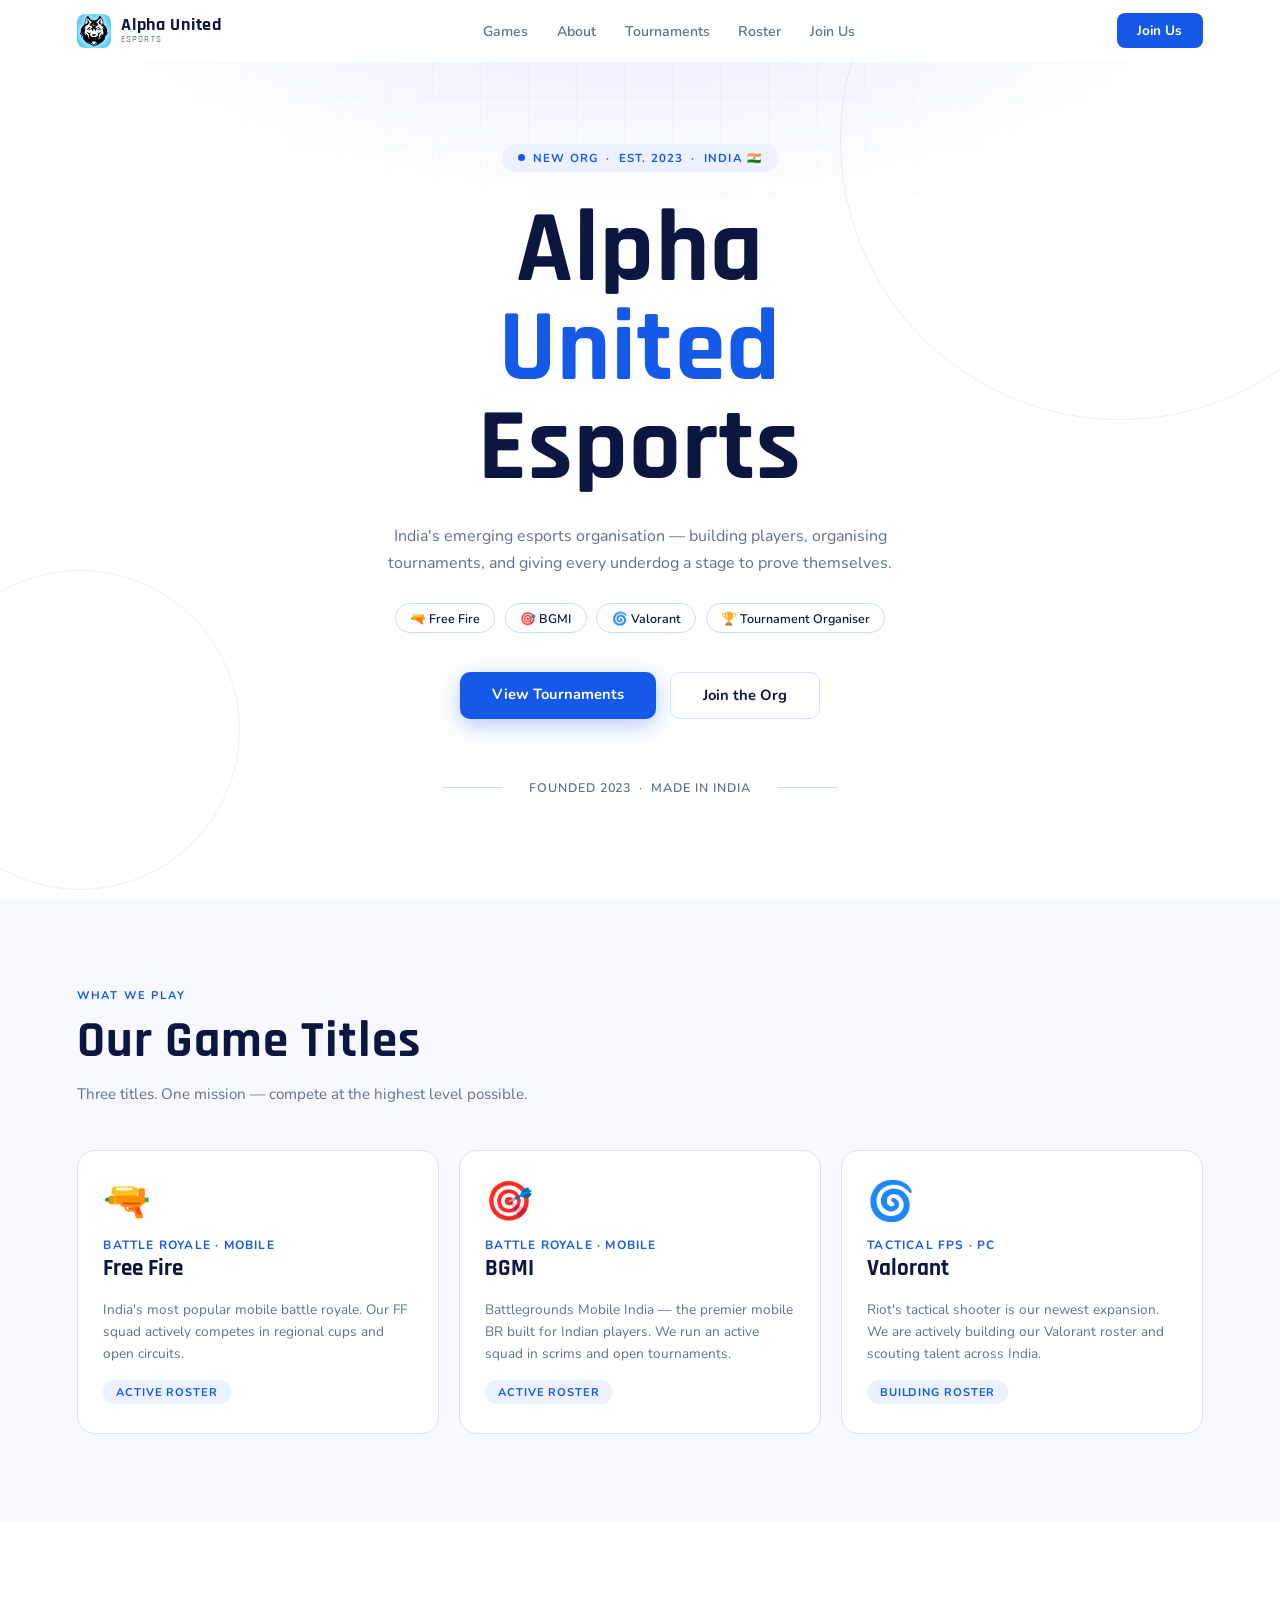
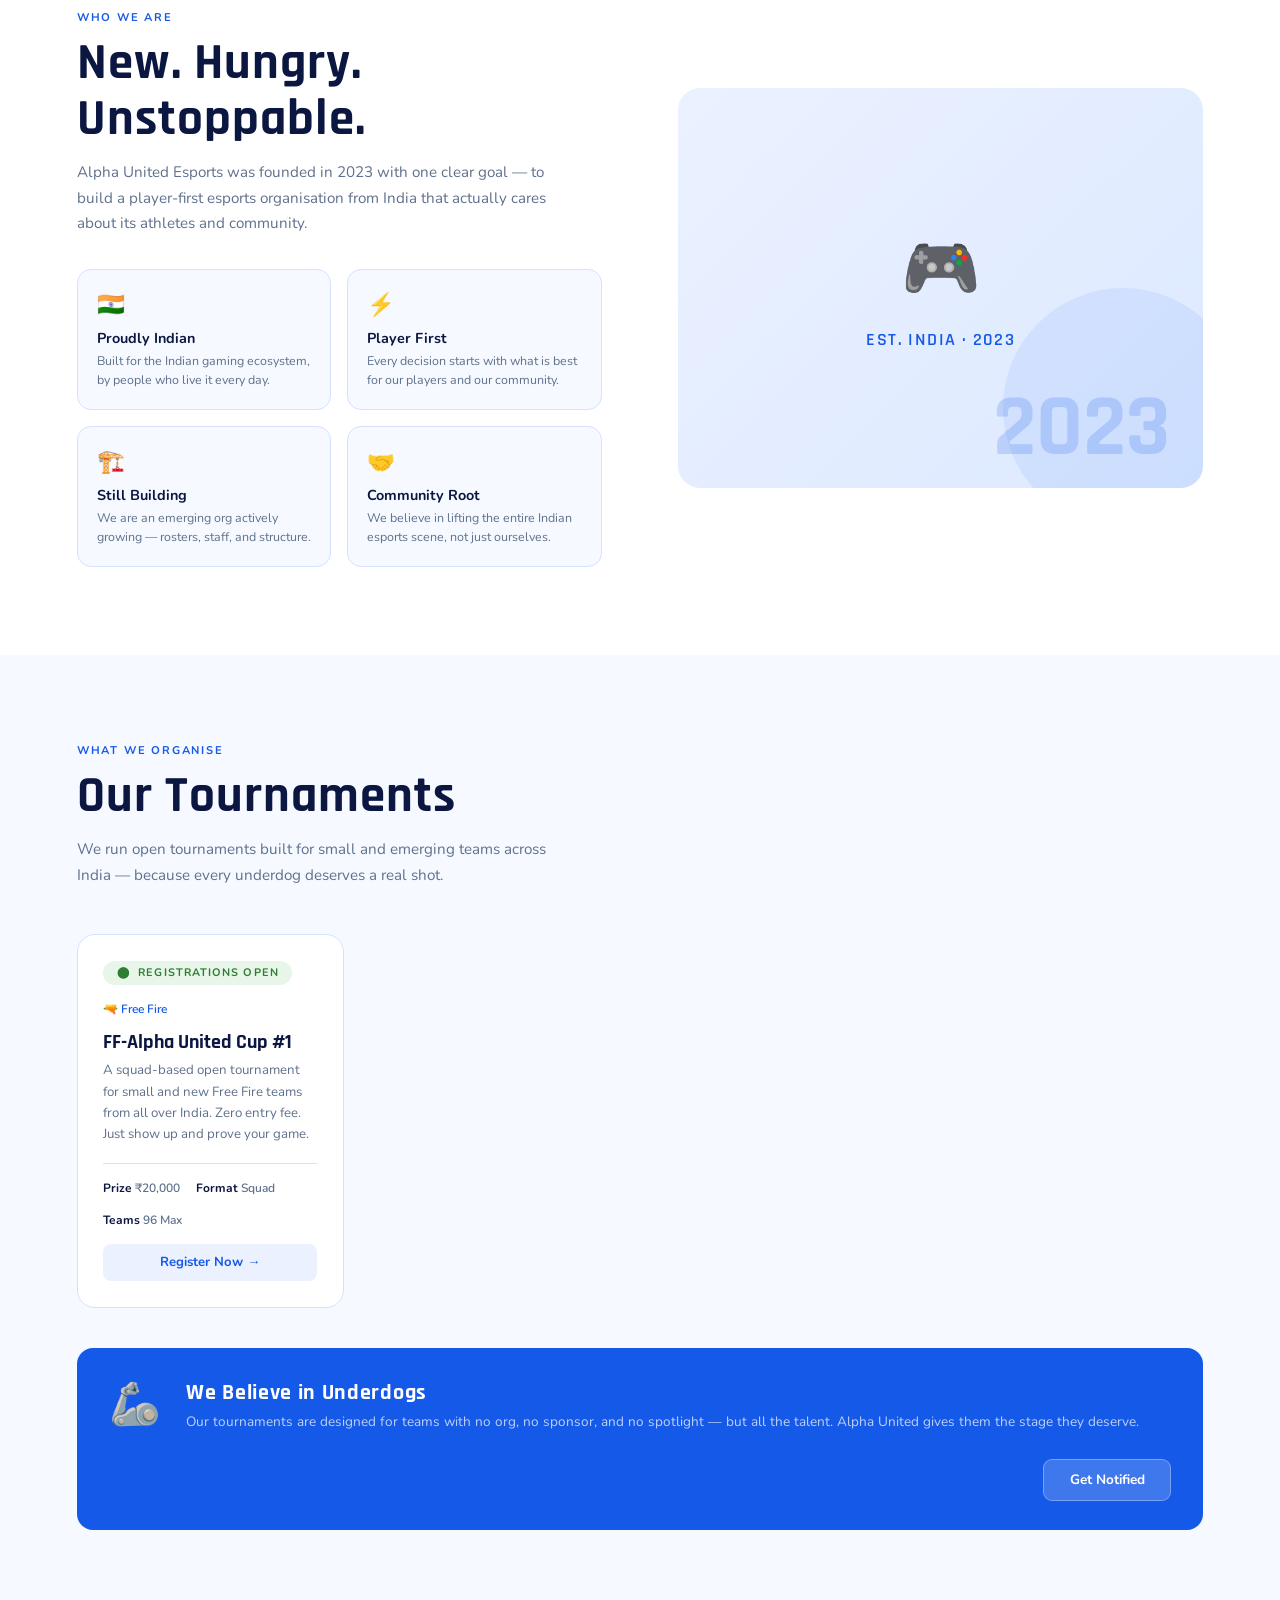
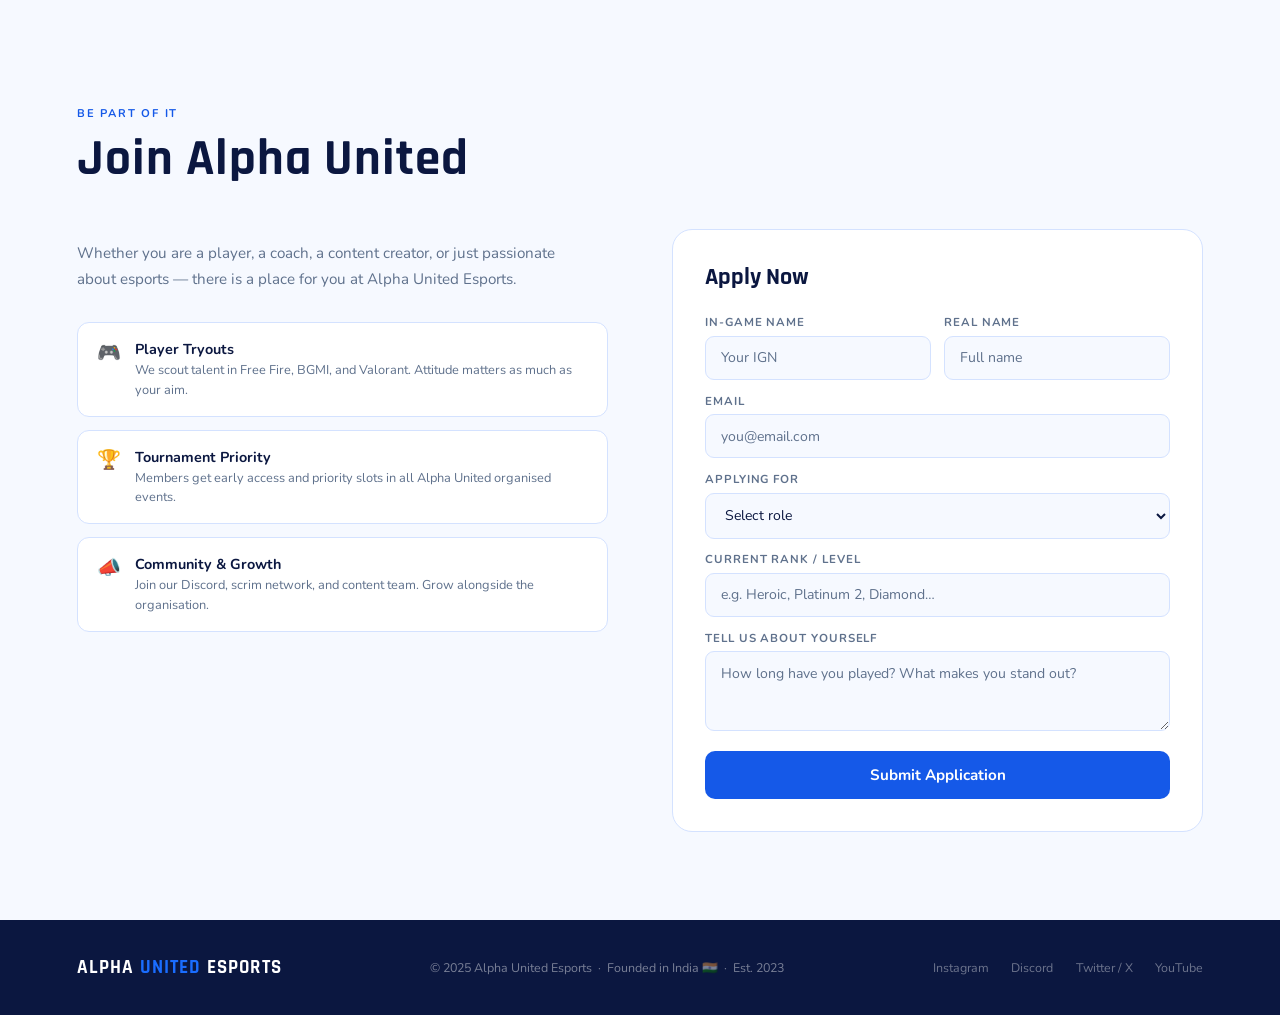
<file: index.html>
<!DOCTYPE html>
<html lang="en">
<head>
  <meta charset="UTF-8"/>
  <meta name="viewport" content="width=device-width, initial-scale=1.0"/>
  <title>Alpha United Esports — India's Rising Force</title>
  <link href="https://fonts.googleapis.com/css2?family=Rajdhani:wght@500;600;700&family=Nunito:wght@300;400;500;600;700&display=swap" rel="stylesheet"/>
  <link rel="shortcut icon" href="Fevicon/android-chrome-512x512.png" type="image/x-icon">
  <link rel="apple-touch-icon" sizes="180x180" href="Fevicon/apple-touch-icon.png">
  <link rel="icon" type="image/png" sizes="32x32" href="Fevicon/favicon-32x32.png">
  <link rel="icon" type="image/png" sizes="16x16" href="Fevicon/favicon-16x16.png">
  <link rel="manifest" href="Fevicon/site.webmanifest">

  <meta name="google-site-verification" content="AMtKJFRwXy9RWCjmX7MkrbpaZmW7xu_WG78DEFgmkiQ" />

  <title>Alpha United Esports | India's Rising Esports Organization & Tournament Platform</title>

  <meta name="description" content="Alpha United Esports is a fast-growing esports organization in India,  Join our platform for tournaments and showcase your talent.">

  <meta name="keywords" content="Alpha United Esports, Alpha United, alpha united, esports India, BGMI tournaments India, Indian esports organization, underdog esports teams, esports platform India, gaming tournaments India">

  <meta name="author" content="Alpha United Esports">

  <meta name="robots" content="index, follow">

  <meta name="viewport" content="width=device-width, initial-scale=1.0">

  <!-- Open Graph -->
  <meta property="og:title" content="Alpha United Esports | India's Rising Esports Organization">
  <meta property="og:description" content="Join Alpha United Esports and compete with India's top esports teams.">
  <meta property="og:type" content="website">
  <meta property="og:url" content="https://alphaunitedesports.in/">
  <meta property="og:image" content="https://alphaunitedesports.in/logo.png">

  <!-- Twitter -->
  <meta name="twitter:card" content="summary_large_image">
  <meta name="twitter:title" content="Alpha United Esports">
  <meta name="twitter:description" content="India's emerging esports platform for competitive gaming.">
  <meta name="twitter:image" content="https://alphaunitedesports.in/logo.png">

  <!-- Canonical -->
  <link rel="canonical" href="https://alphaunitedesports.in/">


  <style>
    *, *::before, *::after { box-sizing: border-box; margin: 0; padding: 0; }

    :root {
      --blue:        #1559E8;
      --blue-mid:    #1A6DFF;
      --blue-dark:   #0A3ACC;
      --blue-soft:   #EBF1FF;
      --blue-line:   #C8D9FF;
      --white:       #FFFFFF;
      --bg:          #F6F9FF;
      --text:        #0B1740;
      --muted:       #5F718C;
      --card-border: #D4E2FF;
      --shadow:      0 6px 28px rgba(21,89,232,.1);
    }

    html { scroll-behavior: smooth; }
    body {
      font-family: 'Nunito', sans-serif;
      background: var(--white);
      color: var(--text);
      overflow-x: hidden;
    }

    ::-webkit-scrollbar { width: 5px; }
    ::-webkit-scrollbar-track { background: var(--bg); }
    ::-webkit-scrollbar-thumb { background: var(--blue); border-radius: 4px; }

    /* NAV */
    nav {
      position: fixed; top: 0; left: 0; right: 0; z-index: 200;
      height: 62px;
      display: flex; align-items: center; justify-content: space-between;
      padding: 0 6vw;
      background: rgba(255,255,255,.92);
      backdrop-filter: blur(16px);
      border-bottom: 1px solid transparent;
      transition: border-color .3s, box-shadow .3s;
    }
    nav.stuck { border-color: var(--blue-line); box-shadow: var(--shadow); }

    .brand { display: flex; align-items: center; gap: .65rem; text-decoration: none; }
    .brand-mark {
      width: 34px; height: 34px; border-radius: 8px;
      background-image: url('Fevicon/android-chrome-512x512.png');
      background-size: cover; background-position: center;
      display: flex; align-items: center; justify-content: center;
      
    }
    .brand-name {
      font-family: 'Rajdhani', sans-serif;
      font-size: 1.1rem; font-weight: 700;
      color: var(--text); letter-spacing: .04em; line-height: 1.15;
    }
    .brand-name small {
      display: block; font-size: .56rem; font-weight: 500;
      color: var(--muted); letter-spacing: .12em; text-transform: uppercase;
    }

    .nav-links { display: flex; gap: 1.8rem; list-style: none; }
    .nav-links a {
      font-size: .88rem; font-weight: 600; color: var(--muted);
      text-decoration: none; transition: color .2s;
    }
    .nav-links a:hover { color: var(--blue); }

    .nav-join {
      background: var(--blue); color: #fff; border: none;
      padding: .5rem 1.3rem; border-radius: 8px;
      font-family: 'Nunito', sans-serif; font-weight: 700;
      font-size: .85rem; cursor: pointer;
      transition: background .2s, transform .15s;
    }
    .nav-join:hover { background: var(--blue-dark); transform: translateY(-1px); }

    .ham { display: none; flex-direction: column; gap: 5px; cursor: pointer; }
    .ham span { display: block; width: 22px; height: 2px; background: var(--text); border-radius: 2px; transition: .3s; }

    /* HERO */
    .hero {
      min-height: 100vh;
      display: flex; flex-direction: column;
      align-items: center; justify-content: center;
      text-align: center;
      padding: 100px 6vw 60px;
      position: relative; overflow: hidden;
      background:
        radial-gradient(ellipse 80% 55% at 50% -10%, rgba(21,89,232,.13) 0%, transparent 65%),
        var(--white);
    }
    .hero-grid {
      position: absolute; inset: 0; pointer-events: none;
      background-image:
        linear-gradient(rgba(21,89,232,.04) 1px, transparent 1px),
        linear-gradient(90deg, rgba(21,89,232,.04) 1px, transparent 1px);
      background-size: 48px 48px;
      mask-image: radial-gradient(ellipse 80% 70% at 50% 0%, black 0%, transparent 75%);
    }
    .orbit {
      position: absolute; border-radius: 50%;
      border: 1px solid rgba(21,89,232,.1); pointer-events: none;
    }
    .orbit-1 { width: 560px; height: 560px; top: -140px; right: -120px; animation: rotate 32s linear infinite; }
    .orbit-2 { width: 320px; height: 320px; bottom: 10px; left: -80px; animation: rotate 20s linear infinite reverse; }
    @keyframes rotate { to { transform: rotate(360deg); } }

    .hero-inner { position: relative; z-index: 1; max-width: 820px; }

    .hero-pill {
      display: inline-flex; align-items: center; gap: .5rem;
      background: var(--blue-soft); color: var(--blue);
      padding: .38rem 1rem; border-radius: 100px;
      font-size: .72rem; font-weight: 700; letter-spacing: .1em;
      text-transform: uppercase; margin-bottom: 1.8rem;
      opacity: 0; animation: up .6s .15s forwards;
    }
    .dot { width: 7px; height: 7px; border-radius: 50%; background: var(--blue); animation: blink 2s infinite; }
    @keyframes blink { 0%,100%{ opacity:1 } 50%{ opacity:.2 } }

    .hero h1 {
      font-family: 'Rajdhani', sans-serif;
      font-size: clamp(3rem, 9vw, 6.4rem);
      font-weight: 700; line-height: .97; letter-spacing: .01em;
      color: var(--text);
      opacity: 0; animation: up .7s .3s forwards;
    }
    .hero h1 .accent { color: var(--blue); }

    .hero-sub {
      margin: 1.5rem auto 0; max-width: 540px;
      font-size: 1rem; font-weight: 400;
      color: var(--muted); line-height: 1.72;
      opacity: 0; animation: up .7s .45s forwards;
    }

    .hero-tags {
      display: flex; justify-content: center; flex-wrap: wrap; gap: .6rem;
      margin-top: 1.6rem;
      opacity: 0; animation: up .6s .58s forwards;
    }
    .tag {
      background: var(--white); border: 1.5px solid var(--blue-line);
      color: var(--text); font-size: .78rem; font-weight: 600;
      padding: .35rem .9rem; border-radius: 100px;
    }

    .hero-ctas {
      display: flex; gap: .9rem; justify-content: center; flex-wrap: wrap;
      margin-top: 2.4rem;
      opacity: 0; animation: up .7s .7s forwards;
    }
    .btn-primary {
      background: var(--blue); color: #fff;
      padding: .78rem 2rem; border-radius: 10px;
      font-weight: 700; font-size: .92rem; border: none;
      cursor: pointer; text-decoration: none;
      box-shadow: 0 6px 22px rgba(21,89,232,.32);
      transition: background .2s, transform .15s, box-shadow .2s;
    }
    .btn-primary:hover { background: var(--blue-dark); transform: translateY(-2px); box-shadow: 0 10px 28px rgba(21,89,232,.4); }
    .btn-outline {
      background: transparent; color: var(--text);
      padding: .78rem 2rem; border-radius: 10px;
      font-weight: 700; font-size: .92rem;
      border: 1.5px solid var(--card-border);
      cursor: pointer; text-decoration: none;
      transition: border-color .2s, color .2s, transform .15s;
    }
    .btn-outline:hover { border-color: var(--blue); color: var(--blue); transform: translateY(-2px); }

    .founded-strip {
      margin-top: 3.8rem;
      display: flex; align-items: center; justify-content: center; gap: 1.6rem;
      opacity: 0; animation: up .6s .85s forwards;
    }
    .strip-divider { width: 60px; height: 1px; background: var(--blue-line); }
    .founded-strip p { font-size: .78rem; color: var(--muted); font-weight: 600; letter-spacing: .08em; text-transform: uppercase; }

    @keyframes up {
      from { opacity: 0; transform: translateY(24px); }
      to   { opacity: 1; transform: translateY(0); }
    }

    /* SECTION */
    section { padding: 5.5rem 6vw; position: relative; }
    .s-label {
      font-size: .7rem; font-weight: 700; letter-spacing: .16em;
      text-transform: uppercase; color: var(--blue); margin-bottom: .7rem;
    }
    .s-title {
      font-family: 'Rajdhani', sans-serif;
      font-size: clamp(2rem, 4.5vw, 3.2rem);
      font-weight: 700; letter-spacing: .02em; line-height: 1.08;
      color: var(--text);
    }
    .s-desc {
      margin-top: .8rem; color: var(--muted);
      font-size: .95rem; line-height: 1.7; max-width: 480px;
    }

    /* GAMES */
    #games { background: var(--bg); }
    .games-row {
      display: grid; grid-template-columns: repeat(3, 1fr);
      gap: 1.2rem; margin-top: 2.6rem;
    }
    .g-card {
      background: var(--white); border: 1.5px solid var(--card-border);
      border-radius: 18px; padding: 2rem 1.6rem 1.8rem;
      display: flex; flex-direction: column; gap: 1rem;
      transition: border-color .25s, transform .22s, box-shadow .25s;
    }
    .g-card:hover { border-color: var(--blue); transform: translateY(-5px); box-shadow: var(--shadow); }
    .g-emoji { font-size: 2.4rem; line-height: 1; }
    .g-name { font-family: 'Rajdhani', sans-serif; font-size: 1.45rem; font-weight: 700; color: var(--text); }
    .g-type { font-size: .75rem; font-weight: 700; letter-spacing: .1em; text-transform: uppercase; color: var(--blue); }
    .g-desc { font-size: .85rem; color: var(--muted); line-height: 1.6; }
    .g-status {
      display: inline-block; margin-top: auto;
      background: var(--blue-soft); color: var(--blue);
      font-size: .7rem; font-weight: 700; letter-spacing: .08em;
      text-transform: uppercase; padding: .28rem .8rem; border-radius: 100px; align-self: flex-start;
    }

    /* ABOUT */
    #about {
      display: grid; grid-template-columns: 1fr 1fr;
      gap: clamp(2.5rem, 6vw, 5rem); align-items: center;
      background: var(--white);
    }
    .about-card-grid {
      display: grid; grid-template-columns: 1fr 1fr; gap: 1rem; margin-top: 2rem;
    }
    .a-card {
      background: var(--bg); border: 1.5px solid var(--card-border);
      border-radius: 14px; padding: 1.2rem;
      transition: border-color .22s;
    }
    .a-card:hover { border-color: var(--blue); }
    .a-card-icon { font-size: 1.4rem; margin-bottom: .5rem; }
    .a-card h4 { font-size: .9rem; font-weight: 700; color: var(--text); }
    .a-card p  { font-size: .78rem; color: var(--muted); margin-top: .25rem; line-height: 1.5; }

    .about-visual {
      border-radius: 22px;
      background: linear-gradient(135deg, var(--blue-soft) 0%, #dce9ff 100%);
      height: 400px;
      display: flex; flex-direction: column;
      align-items: center; justify-content: center;
      gap: 1rem; position: relative; overflow: hidden;
    }
    .about-visual::before {
      content: ''; position: absolute; bottom: -40px; right: -40px;
      width: 240px; height: 240px; border-radius: 50%;
      background: rgba(21,89,232,.08);
    }
    .av-year {
      font-family: 'Rajdhani', sans-serif; font-size: 5.5rem; font-weight: 700;
      color: var(--blue); opacity: .18; line-height: 1;
      position: absolute; bottom: 1rem; right: 2rem;
    }
    .av-flag { font-size: 4rem; }
    .av-text {
      font-family: 'Rajdhani', sans-serif; font-size: 1.1rem;
      font-weight: 600; color: var(--blue); letter-spacing: .08em; text-transform: uppercase;
    }

    /* TOURNAMENTS */
    #tournaments { background: var(--bg); }
    .tourney-cards {
      display: grid; grid-template-columns: repeat(auto-fill, minmax(260px, 1fr));
      gap: 1.2rem; margin-top: 2.8rem;
    }
    .t-card {
      background: var(--white); border: 1.5px solid var(--card-border);
      border-radius: 18px; padding: 1.6rem;
      transition: border-color .25s, transform .22s, box-shadow .25s;
    }
    .t-card:hover { border-color: var(--blue); transform: translateY(-4px); box-shadow: var(--shadow); }
    .t-badge {
      display: inline-flex; align-items: center; gap: .4rem;
      font-size: .68rem; font-weight: 700; letter-spacing: .1em;
      text-transform: uppercase; padding: .28rem .85rem; border-radius: 100px; margin-bottom: 1rem;
    }
    .badge-open { background: #e8f5e9; color: #2e7d32; }
    .badge-past { background: var(--blue-soft); color: var(--blue); }
    .t-card h3 {
      font-family: 'Rajdhani', sans-serif;
      font-size: 1.25rem; font-weight: 700; color: var(--text); margin-bottom: .3rem;
    }
    .t-card .game-label { font-size: .75rem; color: var(--blue); font-weight: 600; margin-bottom: .8rem; }
    .t-card p { font-size: .83rem; color: var(--muted); line-height: 1.6; }
    .t-meta {
      display: flex; gap: 1rem; flex-wrap: wrap;
      margin-top: 1.1rem; padding-top: 1rem;
      border-top: 1px solid var(--card-border);
    }
    .t-meta span { font-size: .75rem; color: var(--muted); font-weight: 600; }
    .t-meta span strong { color: var(--text); }
    .t-cta {
      margin-top: 1rem; width: 100%;
      background: var(--blue-soft); color: var(--blue);
      border: none; padding: .6rem; border-radius: 8px;
      font-family: 'Nunito', sans-serif; font-weight: 700;
      font-size: .82rem; cursor: pointer;
      transition: background .2s, color .2s;
    }
    .t-cta:hover:not(:disabled) { background: var(--blue); color: var(--white); }
    .t-cta:disabled { opacity: .55; cursor: default; }

    .underdog-banner {
      margin-top: 2.5rem; background: var(--blue); border-radius: 16px;
      padding: 1.8rem 2rem;
      display: flex; align-items: center; gap: 1.6rem; flex-wrap: wrap;
    }
    .udb-icon { font-size: 2.6rem; flex-shrink: 0; }
    .udb-text h3 {
      font-family: 'Rajdhani', sans-serif;
      font-size: 1.4rem; font-weight: 700; color: #fff; letter-spacing: .03em;
    }
    .udb-text p { font-size: .85rem; color: rgba(255,255,255,.72); margin-top: .2rem; line-height: 1.55; }
    .udb-btn {
      margin-left: auto; flex-shrink: 0;
      background: rgba(255,255,255,.18); color: #fff;
      border: 1.5px solid rgba(255,255,255,.3);
      padding: .65rem 1.6rem; border-radius: 9px;
      font-family: 'Nunito', sans-serif; font-weight: 700;
      font-size: .85rem; cursor: pointer; transition: background .2s;
    }
    .udb-btn:hover { background: rgba(255,255,255,.28); }

    /* ROSTER */
    #roster { background: var(--white); }
    .roster-grid {
      display: grid; grid-template-columns: repeat(auto-fill, minmax(195px, 1fr));
      gap: 1.1rem; margin-top: 2.6rem;
    }
    .p-card {
      border: 1.5px solid var(--card-border); border-radius: 16px; overflow: hidden;
      transition: transform .2s, box-shadow .25s;
    }
    .p-card:hover { transform: translateY(-5px); box-shadow: var(--shadow); }
    .p-top {
      height: 140px; background: var(--blue-soft);
      display: flex; align-items: center; justify-content: center;
      font-size: 3.4rem; position: relative;
    }
    .p-role {
      position: absolute; bottom: .7rem; right: .75rem;
      background: var(--blue); color: #fff;
      font-size: .62rem; font-weight: 700; letter-spacing: .08em;
      text-transform: uppercase; padding: .22rem .65rem; border-radius: 100px;
    }
    .p-info { padding: 1rem 1.1rem; }
    .p-alias { font-family: 'Rajdhani', sans-serif; font-size: 1.35rem; font-weight: 700; color: var(--text); }
    .p-real  { font-size: .78rem; color: var(--muted); margin-top: .05rem; }
    .p-game  { font-size: .72rem; font-weight: 700; color: var(--blue); margin-top: .45rem; text-transform: uppercase; letter-spacing: .07em; }

    /* JOIN */
    #join { background: var(--bg); }
    .join-wrap {
      display: grid; grid-template-columns: 1fr 1fr;
      gap: clamp(2rem, 5vw, 4rem); align-items: start; margin-top: 2.6rem;
    }
    .join-perks { display: flex; flex-direction: column; gap: .8rem; margin-top: 1.8rem; }
    .perk {
      display: flex; align-items: flex-start; gap: .9rem;
      background: var(--white); border: 1.5px solid var(--card-border);
      border-radius: 12px; padding: 1rem 1.2rem;
    }
    .perk-icon { font-size: 1.2rem; flex-shrink: 0; margin-top: .05rem; }
    .perk h4 { font-size: .9rem; font-weight: 700; color: var(--text); }
    .perk p  { font-size: .8rem; color: var(--muted); margin-top: .15rem; line-height: 1.5; }

    .join-form {
      background: var(--white); border: 1.5px solid var(--card-border);
      border-radius: 20px; padding: 2rem;
    }
    .join-form h3 {
      font-family: 'Rajdhani', sans-serif;
      font-size: 1.5rem; font-weight: 700; color: var(--text); margin-bottom: 1.4rem;
    }
    .form-row { display: grid; grid-template-columns: 1fr 1fr; gap: .8rem; }
    .field { display: flex; flex-direction: column; gap: .35rem; }
    .field label { font-size: .72rem; font-weight: 700; color: var(--muted); letter-spacing: .08em; text-transform: uppercase; }
    .field input, .field select, .field textarea {
      width: 100%; padding: .72rem .95rem;
      border: 1.5px solid var(--card-border); border-radius: 9px;
      font-family: 'Nunito', sans-serif; font-size: .88rem;
      color: var(--text); background: var(--bg); outline: none;
      transition: border-color .2s;
    }
    .field input:focus, .field select:focus, .field textarea:focus { border-color: var(--blue); background: var(--white); }
    .field input::placeholder, .field textarea::placeholder { color: var(--muted); }
    .field textarea { resize: vertical; min-height: 80px; }
    .form-submit {
      margin-top: 1.2rem; width: 100%; background: var(--blue); color: #fff;
      border: none; padding: .88rem; border-radius: 10px;
      font-family: 'Nunito', sans-serif; font-weight: 700;
      font-size: .95rem; cursor: pointer;
      transition: background .2s, transform .15s;
    }
    .form-submit:hover { background: var(--blue-dark); transform: translateY(-1px); }
    .form-success {
      display: none; text-align: center; padding: 2rem;
      background: #e8f5e9; border-radius: 12px;
      color: #2e7d32; font-weight: 700; font-size: .95rem;
    }

    /* FOOTER */
    footer {
      background: var(--text); color: rgba(255,255,255,.45);
      padding: 2.2rem 6vw;
      display: flex; align-items: center; justify-content: space-between;
      flex-wrap: wrap; gap: 1rem;
    }
    .f-brand {
      font-family: 'Rajdhani', sans-serif; font-size: 1.2rem;
      font-weight: 700; color: var(--white); letter-spacing: .06em;
    }
    .f-brand span { color: var(--blue-mid); }
    footer p { font-size: .78rem; }
    .f-links { display: flex; gap: 1.4rem; }
    .f-links a {
      font-size: .78rem; color: rgba(255,255,255,.4);
      text-decoration: none; transition: color .2s;
    }
    .f-links a:hover { color: var(--white); }

    /* REVEAL */
    .reveal {
      opacity: 0; transform: translateY(26px);
      transition: opacity .6s ease, transform .6s ease;
    }
    .reveal.visible { opacity: 1; transform: translateY(0); }

    /* RESPONSIVE */
    @media (max-width: 860px) {
      .games-row { grid-template-columns: 1fr 1fr; }
      #about { grid-template-columns: 1fr; }
      .about-visual { height: 220px; }
      .join-wrap { grid-template-columns: 1fr; }
    }
    @media (max-width: 640px) {
      .nav-links, .nav-join { display: none; }
      .ham { display: flex; }
      .nav-links.open {
        display: flex; flex-direction: column;
        position: fixed; top: 62px; left: 0; right: 0;
        background: var(--white); border-bottom: 1px solid var(--blue-line);
        padding: 1.2rem 6vw 1.5rem; gap: 1rem;
      }
      .games-row { grid-template-columns: 1fr; }
      .form-row  { grid-template-columns: 1fr; }
      .udb-btn   { margin-left: 0; width: 100%; text-align: center; }
    }
  </style>
</head>
<body>

<!-- NAV -->
<nav id="nav">
  <a class="brand" href="#">
    <div class="brand-mark"></div>
    <div class="brand-name">
      Alpha United
      <small>Esports</small>
    </div>
  </a>
  <ul class="nav-links" id="navLinks">
    <li><a href="#games">Games</a></li>
    <li><a href="#about">About</a></li>
    <li><a href="#tournaments">Tournaments</a></li>
    <li><a href="#roster">Roster</a></li>
    <li><a href="#join">Join Us</a></li>
  </ul>
  <button class="nav-join" onclick="document.getElementById('join').scrollIntoView({behavior:'smooth'})">Join Us</button>
  <div class="ham" id="ham" onclick="toggleNav()">
    <span></span><span></span><span></span>
  </div>
</nav>

<!-- HERO -->
<section class="hero">
  <div class="hero-grid"></div>
  <div class="orbit orbit-1"></div>
  <div class="orbit orbit-2"></div>
  <div class="hero-inner">
    <div class="hero-pill"><div class="dot"></div>New Org &nbsp;·&nbsp; Est. 2023 &nbsp;·&nbsp; India 🇮🇳</div>
    <h1>Alpha<br/><span class="accent">United</span><br/>Esports</h1>
    <p class="hero-sub">India's emerging esports organisation — building players, organising tournaments, and giving every underdog a stage to prove themselves.</p>
    <div class="hero-tags">
      <span class="tag">🔫 Free Fire</span>
      <span class="tag">🎯 BGMI</span>
      <span class="tag">🌀 Valorant</span>
      <span class="tag">🏆 Tournament Organiser</span>
    </div>
    <div class="hero-ctas">
      <a href="#tournaments" class="btn-primary">View Tournaments</a>
      <a href="#join" class="btn-outline">Join the Org</a>
    </div>
    <div class="founded-strip">
      <div class="strip-divider"></div>
      <p>Founded 2023 &nbsp;·&nbsp; Made in India</p>
      <div class="strip-divider"></div>
    </div>
  </div>
</section>

<!-- GAMES -->
<section id="games">
  <p class="s-label reveal">What We Play</p>
  <h2 class="s-title reveal">Our Game Titles</h2>
  <p class="s-desc reveal">Three titles. One mission — compete at the highest level possible.</p>
  <div class="games-row">
    <div class="g-card reveal">
      <div class="g-emoji">🔫</div>
      <div>
        <div class="g-type">Battle Royale · Mobile</div>
        <div class="g-name">Free Fire</div>
      </div>
      <p class="g-desc">India's most popular mobile battle royale. Our FF squad actively competes in regional cups and open circuits.</p>
      <span class="g-status">Active Roster</span>
    </div>
    <div class="g-card reveal">
      <div class="g-emoji">🎯</div>
      <div>
        <div class="g-type">Battle Royale · Mobile</div>
        <div class="g-name">BGMI</div>
      </div>
      <p class="g-desc">Battlegrounds Mobile India — the premier mobile BR built for Indian players. We run an active squad in scrims and open tournaments.</p>
      <span class="g-status">Active Roster</span>
    </div>
    <div class="g-card reveal">
      <div class="g-emoji">🌀</div>
      <div>
        <div class="g-type">Tactical FPS · PC</div>
        <div class="g-name">Valorant</div>
      </div>
      <p class="g-desc">Riot's tactical shooter is our newest expansion. We are actively building our Valorant roster and scouting talent across India.</p>
      <span class="g-status">Building Roster</span>
    </div>
  </div>
</section>

<!-- ABOUT -->
<section id="about">
  <div>
    <p class="s-label reveal">Who We Are</p>
    <h2 class="s-title reveal">New. Hungry.<br/>Unstoppable.</h2>
    <p class="s-desc reveal">Alpha United Esports was founded in 2023 with one clear goal — to build a player-first esports organisation from India that actually cares about its athletes and community.</p>
    <div class="about-card-grid">
      <div class="a-card reveal">
        <div class="a-card-icon">🇮🇳</div>
        <h4>Proudly Indian</h4>
        <p>Built for the Indian gaming ecosystem, by people who live it every day.</p>
      </div>
      <div class="a-card reveal">
        <div class="a-card-icon">⚡</div>
        <h4>Player First</h4>
        <p>Every decision starts with what is best for our players and our community.</p>
      </div>
      <div class="a-card reveal">
        <div class="a-card-icon">🏗️</div>
        <h4>Still Building</h4>
        <p>We are an emerging org actively growing — rosters, staff, and structure.</p>
      </div>
      <div class="a-card reveal">
        <div class="a-card-icon">🤝</div>
        <h4>Community Root</h4>
        <p>We believe in lifting the entire Indian esports scene, not just ourselves.</p>
      </div>
    </div>
  </div>
  <div class="about-visual reveal">
    <div class="av-flag">🎮</div>
    <div class="av-text">Est. India · 2023</div>
    <div class="av-year">2023</div>
  </div>
</section>

<!-- TOURNAMENTS -->
<section id="tournaments">
  <p class="s-label reveal">What We Organise</p>
  <h2 class="s-title reveal">Our Tournaments</h2>
  <p class="s-desc reveal">We run open tournaments built for small and emerging teams across India — because every underdog deserves a real shot.</p>

  <div class="tourney-cards">
    <div class="t-card reveal">
      <div class="t-badge badge-open">⬤ &nbsp;Registrations Open</div>
      <div class="game-label">🔫 Free Fire</div>
      <h3>FF-Alpha United Cup #1</h3>
      <p>A squad-based open tournament for small and new Free Fire teams from all over India. Zero entry fee. Just show up and prove your game.</p>
      <div class="t-meta">
        <span><strong>Prize</strong> ₹20,000</span>
        <span><strong>Format</strong> Squad</span>
        <span><strong>Teams</strong> 96 Max</span>
      </div>
      <button class="t-cta" onclick="document.location='https://discord.gg/8CrhBRjUX3'">Register Now →</button>
    </div>
    <!-- <div class="t-card reveal">
      <div class="t-badge badge-open">⬤ &nbsp;Registrations Open</div>
      <div class="game-label">🎯 BGMI</div>
      <h3>Underdog BGMI Invitational</h3>
      <p>Made exclusively for teams without an org or a big sponsor. If you have the grind but not the platform — this tournament is yours.</p>
      <div class="t-meta">
        <span><strong>Prize</strong> ₹8,000</span>
        <span><strong>Format</strong> Squad</span>
        <span><strong>Teams</strong> 24 Max</span>
      </div>
      <button class="t-cta" onclick="alert('Registration link coming soon! Follow our socials for updates.')">Register Now →</button>
    </div>
    <div class="t-card reveal">
      <div class="t-badge badge-past">✓ &nbsp;Completed</div>
      <div class="game-label">🌀 Valorant</div>
      <h3>Alpha Valorant Showdown #1</h3>
      <p>Our first ever Valorant 5v5 open cup. 16 teams, one day, incredible competition. Big thanks to everyone who participated.</p>
      <div class="t-meta">
        <span><strong>Prize</strong> ₹3,000</span>
        <span><strong>Format</strong> 5v5</span>
        <span><strong>Teams</strong> 16</span>
      </div>
      <button class="t-cta" disabled>Completed</button>
    </div> -->
  </div>

  <div class="underdog-banner reveal">
    <div class="udb-icon">🦾</div>
    <div class="udb-text">
      <h3>We Believe in Underdogs</h3>
      <p>Our tournaments are designed for teams with no org, no sponsor, and no spotlight — but all the talent. Alpha United gives them the stage they deserve.</p>
    </div>
    <button class="udb-btn" onclick="document.getElementById('join').scrollIntoView({behavior:'smooth'})">Get Notified</button>
  </div>
</section>

<!-- ROSTER -->
<!-- <section id="roster">
  <p class="s-label reveal">The Team</p>
  <h2 class="s-title reveal">Our Players</h2>
  <p class="s-desc reveal">Young, motivated, and grinding every single day.</p>
  <div class="roster-grid">
    <div class="p-card reveal">
      <div class="p-top">🦁<span class="p-role">IGL</span></div>
      <div class="p-info">
        <div class="p-alias">SPECTRE</div>
        <div class="p-real">Rohan Verma</div>
        <div class="p-game">Free Fire</div>
      </div>
    </div>
    <div class="p-card reveal">
      <div class="p-top" style="background:#fff3e8;">🐺<span class="p-role">Fragger</span></div>
      <div class="p-info">
        <div class="p-alias">BLAZE</div>
        <div class="p-real">Aryan Joshi</div>
        <div class="p-game">BGMI</div>
      </div>
    </div>
    <div class="p-card reveal">
      <div class="p-top" style="background:#e8fff2;">🦅<span class="p-role">Support</span></div>
      <div class="p-info">
        <div class="p-alias">CIPHER</div>
        <div class="p-real">Priya Rao</div>
        <div class="p-game">Valorant</div>
      </div>
    </div>
    <div class="p-card reveal">
      <div class="p-top" style="background:#fce8f0;">🐉<span class="p-role">Sniper</span></div>
      <div class="p-info">
        <div class="p-alias">VENOM</div>
        <div class="p-real">Sahil Khan</div>
        <div class="p-game">Free Fire</div>
      </div>
    </div>
    <div class="p-card reveal">
      <div class="p-top" style="background:#eef0ff;">🌙<span class="p-role">Entry</span></div>
      <div class="p-info">
        <div class="p-alias">NOVA</div>
        <div class="p-real">Deepak Sinha</div>
        <div class="p-game">BGMI</div>
      </div>
    </div>
    <div class="p-card reveal">
      <div class="p-top" style="background:#f5f0ff;">⚡<span class="p-role">Scout</span></div>
      <div class="p-info">
        <div class="p-alias">GHOST</div>
        <div class="p-real">Karan Mehta</div>
        <div class="p-game">Valorant</div>
      </div>
    </div>
  </div>
</section> -->

<!-- JOIN -->
<section id="join">
  <p class="s-label reveal">Be Part of It</p>
  <h2 class="s-title reveal">Join Alpha United</h2>
  <div class="join-wrap">
    <div class="reveal">
      <p class="s-desc">Whether you are a player, a coach, a content creator, or just passionate about esports — there is a place for you at Alpha United Esports.</p>
      <div class="join-perks">
        <div class="perk">
          <div class="perk-icon">🎮</div>
          <div>
            <h4>Player Tryouts</h4>
            <p>We scout talent in Free Fire, BGMI, and Valorant. Attitude matters as much as your aim.</p>
          </div>
        </div>
        <div class="perk">
          <div class="perk-icon">🏆</div>
          <div>
            <h4>Tournament Priority</h4>
            <p>Members get early access and priority slots in all Alpha United organised events.</p>
          </div>
        </div>
        <div class="perk">
          <div class="perk-icon">📣</div>
          <div>
            <h4>Community & Growth</h4>
            <p>Join our Discord, scrim network, and content team. Grow alongside the organisation.</p>
          </div>
        </div>
      </div>
    </div>
    <div class="join-form reveal">
      <h3>Apply Now</h3>
      <div id="formSuccess" class="form-success">✅ Application sent! We will review it and be in touch soon. Welcome to the Alpha family 🎮</div>
      <form id="appForm"action="https://api.web3forms.com/submit" method="POST">
        <div class="form-row">
          <div class="field">
            <label>In-Game Name</label>
            <input type="text" placeholder="Your IGN" required/>
          </div>
          <div class="field">
            <label>Real Name</label>
            <input type="text" placeholder="Full name"/>
          </div>
        </div>
        <div class="field" style="margin-top:.8rem;">
          <label>Email</label>
          <input type="email" placeholder="you@email.com" required/>
        </div>
        <div class="field" style="margin-top:.8rem;">
          <label>Applying For</label>
          <select required>
            <option value="" disabled selected>Select role</option>
            <option>Free Fire Player</option>
            <option>BGMI Player</option>
            <option>Valorant Player</option>
            <option>Tournament Staff / Volunteer</option>
            <option>Content Creator</option>
            <option>Coach / Analyst</option>
          </select>
        </div>
        <div class="field" style="margin-top:.8rem;">
          <label>Current Rank / Level</label>
          <input type="text" placeholder="e.g. Heroic, Platinum 2, Diamond…"/>
        </div>
        <div class="field" style="margin-top:.8rem;">
          <label>Tell Us About Yourself</label>
          <textarea placeholder="How long have you played? What makes you stand out?"></textarea>
        </div>
        <button type="submit" class="form-submit">Submit Application</button>
      </form>
    </div>
  </div>
</section>

<!-- FOOTER -->
<footer>
  <div class="f-brand">ALPHA <span>UNITED</span> ESPORTS</div>
  <p>© 2025 Alpha United Esports &nbsp;·&nbsp; Founded in India 🇮🇳 &nbsp;·&nbsp; Est. 2023</p>
  <div class="f-links">
    <a href="https://www.instagram.com/alphaunited.in/">Instagram</a>
    <a href="https://discord.gg/apHj9Gtyg9">Discord</a>
    <a href="https://x.com/AlphaUnited_ind">Twitter / X</a>
    <a href="https://www.youtube.com/@alphaunitedlive">YouTube</a>
  </div>
</footer>

<script>
  // sticky nav
  const navEl = document.getElementById('nav');
  window.addEventListener('scroll', () => navEl.classList.toggle('stuck', window.scrollY > 18));

  // mobile nav
  function toggleNav() {
    document.getElementById('navLinks').classList.toggle('open');
  }
  document.querySelectorAll('.nav-links a').forEach(a =>
    a.addEventListener('click', () => document.getElementById('navLinks').classList.remove('open'))
  );

  // scroll reveal
  const revealObs = new IntersectionObserver((entries) => {
    entries.forEach(e => {
      if (e.isIntersecting) { e.target.classList.add('visible'); revealObs.unobserve(e.target); }
    });
  }, { threshold: 0.1 });
  document.querySelectorAll('.reveal').forEach(el => revealObs.observe(el));

  // form submit
  //  document.getElementById('appForm').addEventListener('submit', function(e) {
  //   e.preventDefault();
  //   const req = [...this.querySelectorAll('[required]')];
  //   if (req.some(f => !f.value.trim())) return;
  //   this.style.display = 'none';
  //   document.getElementById('formSuccess').style.display = 'block';
    
    const form = document.getElementById('appForm');
const submitBtn = form.querySelector('button[type="submit"]');

form.addEventListener('submit', async (e) => {
    e.preventDefault();

    const formData = new FormData(form);
    formData.append("access_key", "85318fdd-1666-41a5-94ad-61909d84725c");

    const originalText = submitBtn.textContent;

    submitBtn.textContent = "Sending...";
    submitBtn.disabled = true;

    try {
        const response = await fetch("https://api.web3forms.com/submit", {
            method: "POST",
            body: formData
        });

        const data = await response.json();

        if (response.ok) {
            alert("Success! Your message has been sent.");
            form.reset();
        } else {
            alert("Error: " + data.message);
        }

    } catch (error) {
        alert("Something went wrong. Please try again.");
    } finally {
        submitBtn.textContent = originalText;
        submitBtn.disabled = false;
    }
  });
</script>
<script type="application/ld+json">
  {
    "@context": "https://schema.org",
    "@type": "Organization",
    "name": "Alpha United Esports",
    "url": "https://alphaunitedesports.in/",
    "logo": "https://alphaunitedesports.in/logo.png",
    "sameAs": [
      "https://instagram.com/alphaunited.in",
      "https://youtube.com/@alphaunitedlive"
    ]
  }
</script>

</body>
</html>
</file>
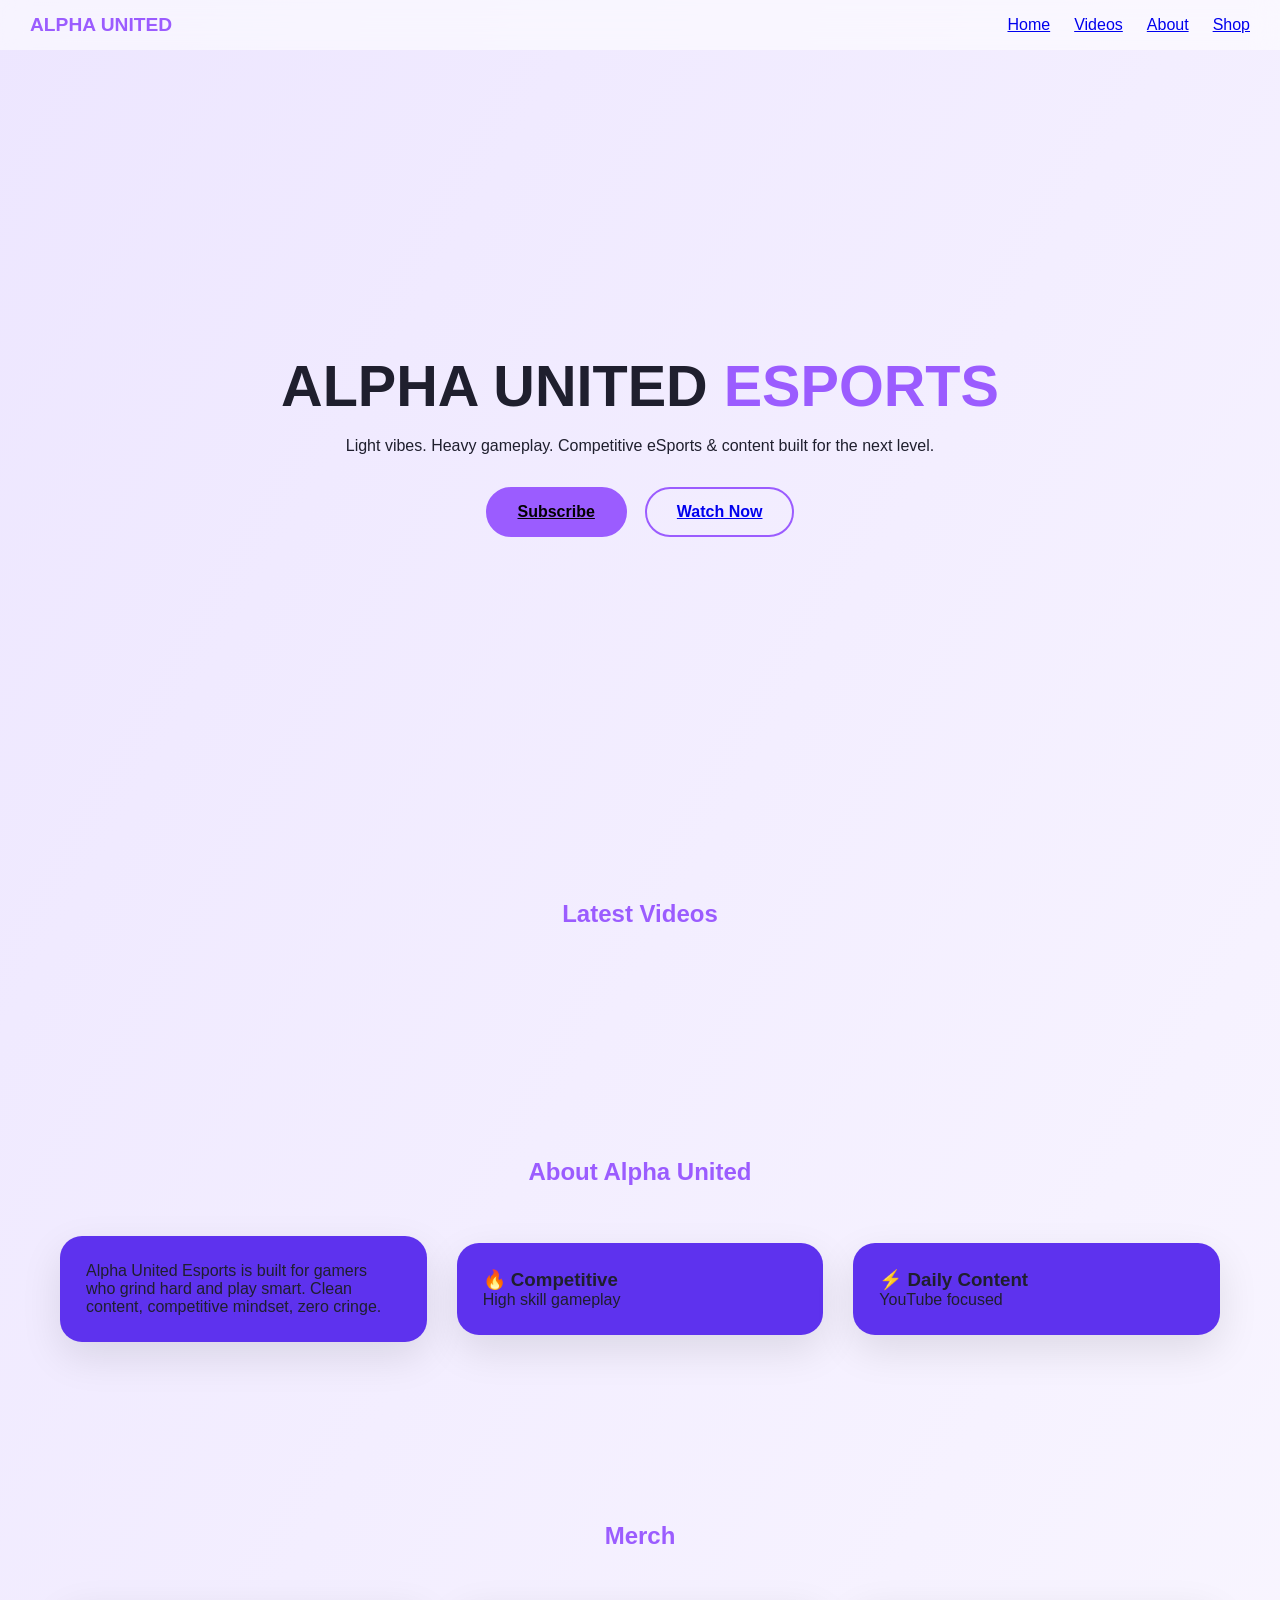
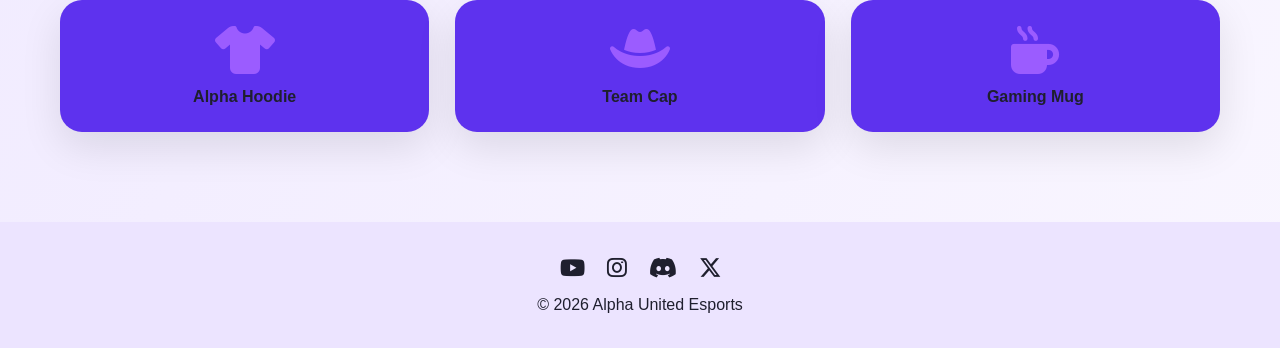
<file: indexgpt.html>
<!DOCTYPE html>
<html lang="en">
<head>
<meta charset="UTF-8">
<meta name="viewport" content="width=device-width, initial-scale=1.0">
<title>ALPHA UNITED ESPORTS</title>

<!-- Font Awesome -->
<link rel="stylesheet" href="https://cdnjs.cloudflare.com/ajax/libs/font-awesome/6.5.0/css/all.min.css"/>

<style>
:root{
  --bg:#322058;
  --card:#5e32ee;
  --glass:rgba(255,255,255,0.55);
  --primary:#9b5cff;
  --accent:#ff3c3c;
  --text:#1f1f2e;
}

*{
  margin:0;
  padding:0;
  box-sizing:border-box;
  font-family: 'Poppins', sans-serif;
}

body{
  background:linear-gradient(120deg,#ede6ff,#f9f6ff);
  color:var(--text);
  overflow-x:hidden;
}

/* ===== NAVBAR ===== */
nav{
  position:fixed;
  top:0;
  width:100%;
  padding:14px 30px;
  display:flex;
  justify-content:space-between;
  align-items:center;
  background:var(--glass);
  backdrop-filter:blur(14px);
  z-index:999;
}

.logo{
  font-weight:800;
  font-size:1.2rem;
  color:var(--primary);
}

.nav-links{
  display:flex;
  gap:24px;
}

.nav-links a{
  font-weight:500;
  transition:.3s;
}

.nav-links a:hover{
  color:var(--primary);
}

.hamburger{
  display:none;
  font-size:1.4rem;
}

/* ===== HERO ===== */
.hero{
  min-height:90vh;
  display:flex;
  align-items:center;
  justify-content:center;
  text-align:center;
  padding:120px 20px 40px;
}

.hero h1{
  font-size:clamp(2.4rem,5vw,3.6rem);
  animation:fadeUp 1s ease forwards;
}

.hero span{
  color:var(--primary);
}

.hero p{
  max-width:600px;
  margin:18px auto 32px;
  opacity:0;
  animation:fadeUp 1s ease forwards;
  animation-delay:.2s;
}

.btns{
  display:flex;
  gap:18px;
  justify-content:center;
  flex-wrap:wrap;
}

.btn{
  padding:14px 30px;
  border-radius:30px;
  font-weight:600;
  border:2px solid var(--primary);
  transition:.3s;
}

.btn.primary{
  background:var(--primary);
  color:rgb(2, 2, 2);
}

.btn:hover{
  transform:translateY(-4px) scale(1.05);
}

/* ===== SECTIONS ===== */
section{
  max-width:1200px;
  margin:auto;
  padding:90px 20px;
}

h2{
  text-align:center;
  margin-bottom:50px;
  color:var(--primary);
}

/* ===== VIDEOS ===== */
.videos{
  display:grid;
  grid-template-columns:repeat(auto-fit,minmax(280px,1fr));
  gap:26px;
}

iframe{
  width:100%;
  aspect-ratio:16/9;
  border-radius:18px;
  border:none;
  box-shadow:0 12px 30px rgba(0,0,0,.12);
  transition:.4s;
}

iframe:hover{
  transform:translateY(-8px) scale(1.04);
}

/* ===== ABOUT ===== */
.about{
  display:grid;
  grid-template-columns:repeat(auto-fit,minmax(260px,1fr));
  gap:30px;
  align-items:center;
}

.card{
  background:var(--card);
  padding:26px;
  border-radius:22px;
  box-shadow:0 15px 40px rgba(0,0,0,.1);
  transition:.4s;
}

.card:hover{
  transform:translateY(-8px);
}

/* ===== SHOP ===== */
.shop{
  display:grid;
  grid-template-columns:repeat(auto-fit,minmax(220px,1fr));
  gap:26px;
}

.product{
  background:var(--card);
  padding:26px;
  border-radius:22px;
  text-align:center;
  box-shadow:0 15px 40px rgba(0,0,0,.1);
  transition:.4s;
}

.product i{
  font-size:3rem;
  color:var(--primary);
  margin-bottom:14px;
}

.product:hover{
  transform:translateY(-10px) scale(1.05);
}

/* ===== FOOTER ===== */
footer{
  background:#ece4ff;
  padding:34px 20px;
  text-align:center;
}

.socials{
  display:flex;
  justify-content:center;
  gap:22px;
  margin-bottom:14px;
}

.socials a{
  font-size:1.4rem;
  transition:.3s;
}

.socials a:hover{
  color:var(--primary);
  transform:scale(1.25);
}

/* ===== ANIMATIONS ===== */
@keyframes fadeUp{
  from{opacity:0; transform:translateY(30px);}
  to{opacity:1; transform:translateY(0);}
}

/* ===== RESPONSIVE ===== */
@media(max-width:768px){
  .nav-links{
    position:absolute;
    top:70px;
    right:0;
    background:white;
    flex-direction:column;
    width:200px;
    padding:20px;
    transform:translateX(100%);
    transition:.3s;
  }

  .nav-links.active{
    transform:translateX(0);
  }

  .hamburger{
    display:block;
  }
}
</style>
</head>
<body>

<nav>
  <div class="logo">ALPHA UNITED</div>
  <div class="nav-links" id="navLinks">
    <a href="#home">Home</a>
    <a href="#videos">Videos</a>
    <a href="#about">About</a>
    <a href="#shop">Shop</a>
  </div>
  <div class="hamburger" id="hamburger"><i class="fas fa-bars"></i></div>
</nav>

<section class="hero" id="home">
  <div>
    <h1>ALPHA UNITED <span>ESPORTS</span></h1>
    <p>Light vibes. Heavy gameplay. Competitive eSports & content built for the next level.</p>
    <div class="btns">
      <a class="btn primary" target="_blank" href="https://www.youtube.com/channel/UC9LNEYuPc7RmrkI2FCeeadA">Subscribe</a>
      <a class="btn" href="#videos">Watch Now</a>
    </div>
  </div>
</section>

<section id="videos">
  <h2>Latest Videos</h2>
  <div class="videos" id="videoContainer"></div>
</section>

<section id="about">
  <h2>About Alpha United</h2>
  <div class="about">
    <div class="card">
      <p>Alpha United Esports is built for gamers who grind hard and play smart. Clean content, competitive mindset, zero cringe.</p>
    </div>
    <div class="card">
      <h3>🔥 Competitive</h3>
      <p>High skill gameplay</p>
    </div>
    <div class="card">
      <h3>⚡ Daily Content</h3>
      <p>YouTube focused</p>
    </div>
  </div>
</section>

<section id="shop">
  <h2>Merch</h2>
  <div class="shop">
    <div class="product">
      <i class="fas fa-tshirt"></i>
      <h4>Alpha Hoodie</h4>
    </div>
    <div class="product">
      <i class="fas fa-hat-cowboy"></i>
      <h4>Team Cap</h4>
    </div>
    <div class="product">
      <i class="fas fa-mug-hot"></i>
      <h4>Gaming Mug</h4>
    </div>
  </div>
</section>

<footer>
  <div class="socials">
    <a><i class="fab fa-youtube"></i></a>
    <a><i class="fab fa-instagram"></i></a>
    <a><i class="fab fa-discord"></i></a>
    <a><i class="fab fa-x-twitter"></i></a>
  </div>
  <p>© 2026 Alpha United Esports</p>
</footer>

<script>
const hamburger = document.getElementById("hamburger");
const navLinks = document.getElementById("navLinks");

hamburger.onclick = () => navLinks.classList.toggle("active");

// YouTube RSS
const channelId = "UC9LNEYuPc7RmrkI2FCeeadA";
const rss = `https://api.rss2json.com/v1/api.json?rss_url=https://www.youtube.com/feeds/videos.xml?channel_id=${channelId}`;

fetch(rss)
.then(res=>res.json())
.then(data=>{
  const container = document.getElementById("videoContainer");
  data.items.slice(0,3).forEach(item=>{
    const id = item.guid.split(":").pop();
    const iframe = document.createElement("iframe");
    iframe.src = `https://www.youtube.com/embed/${id}`;
    iframe.allowFullscreen = true;
    container.appendChild(iframe);
  });
});
</script>

</body>
</html>
</file>
